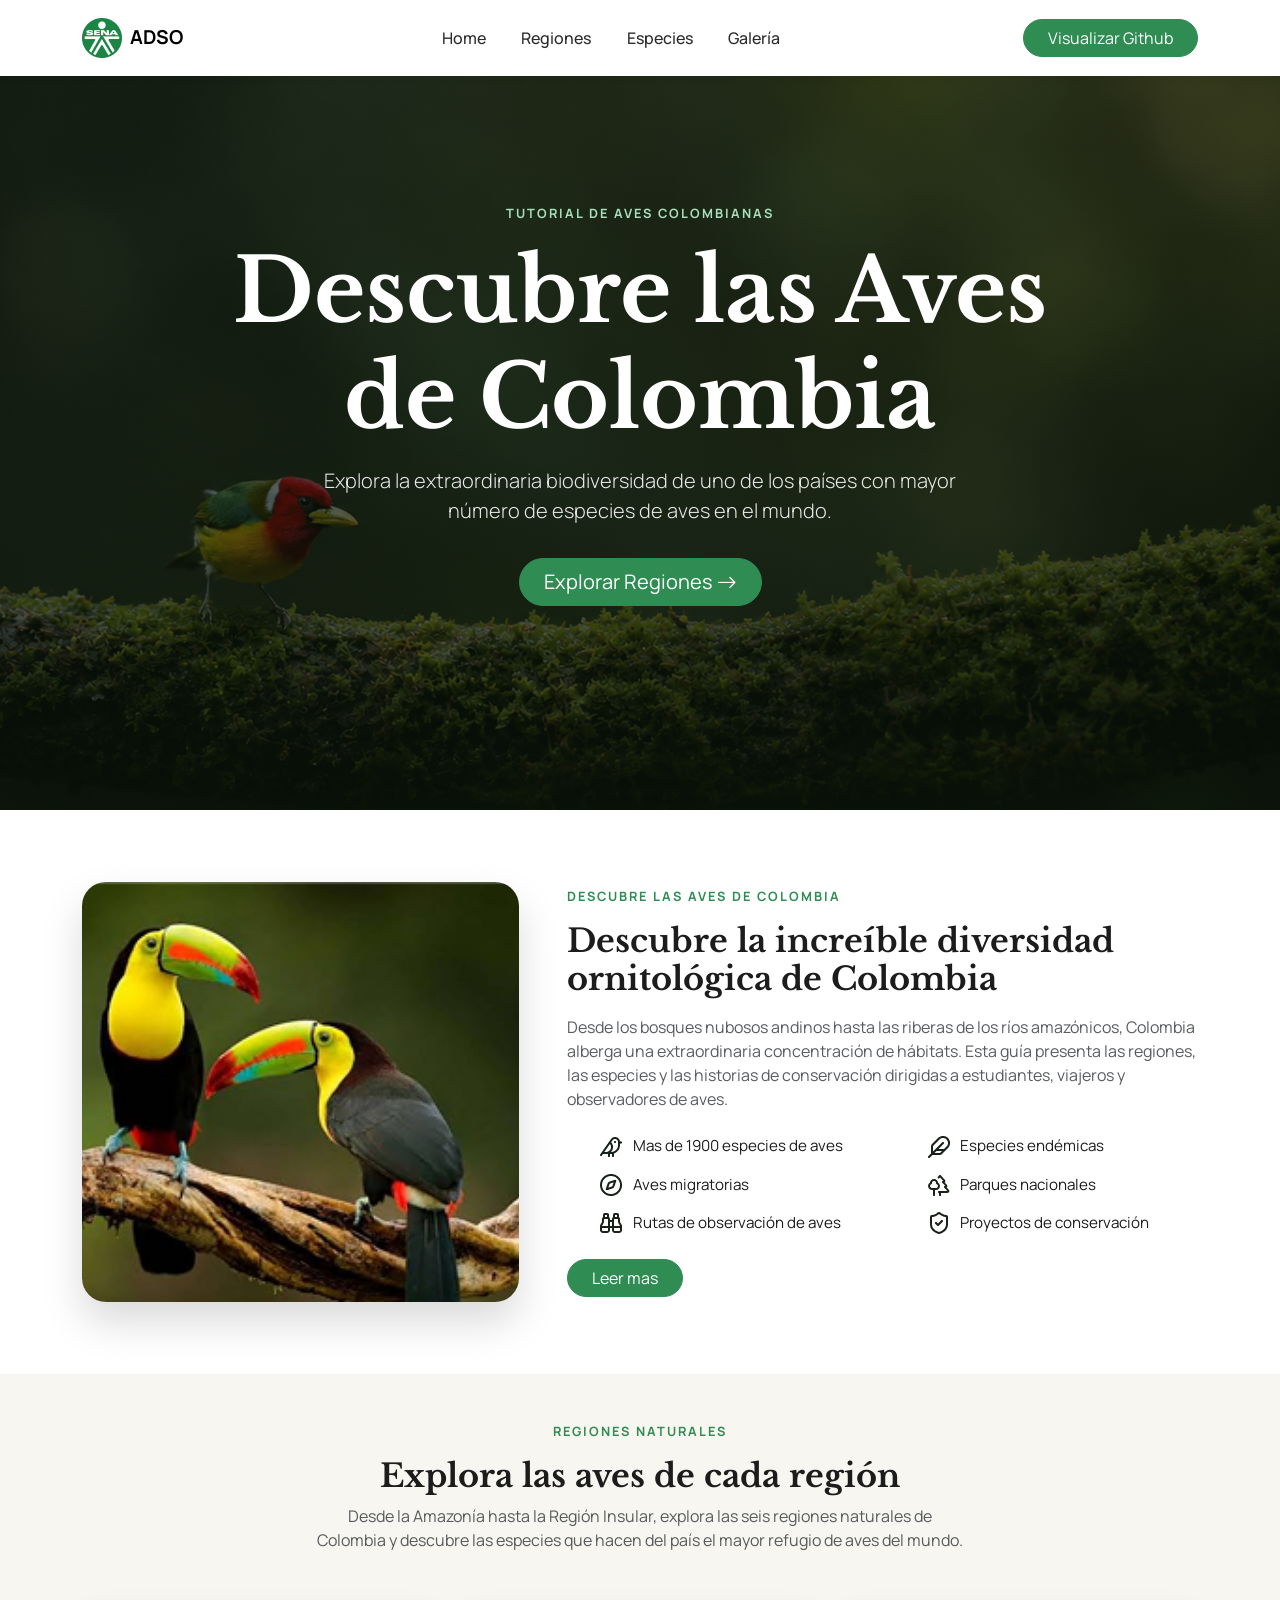
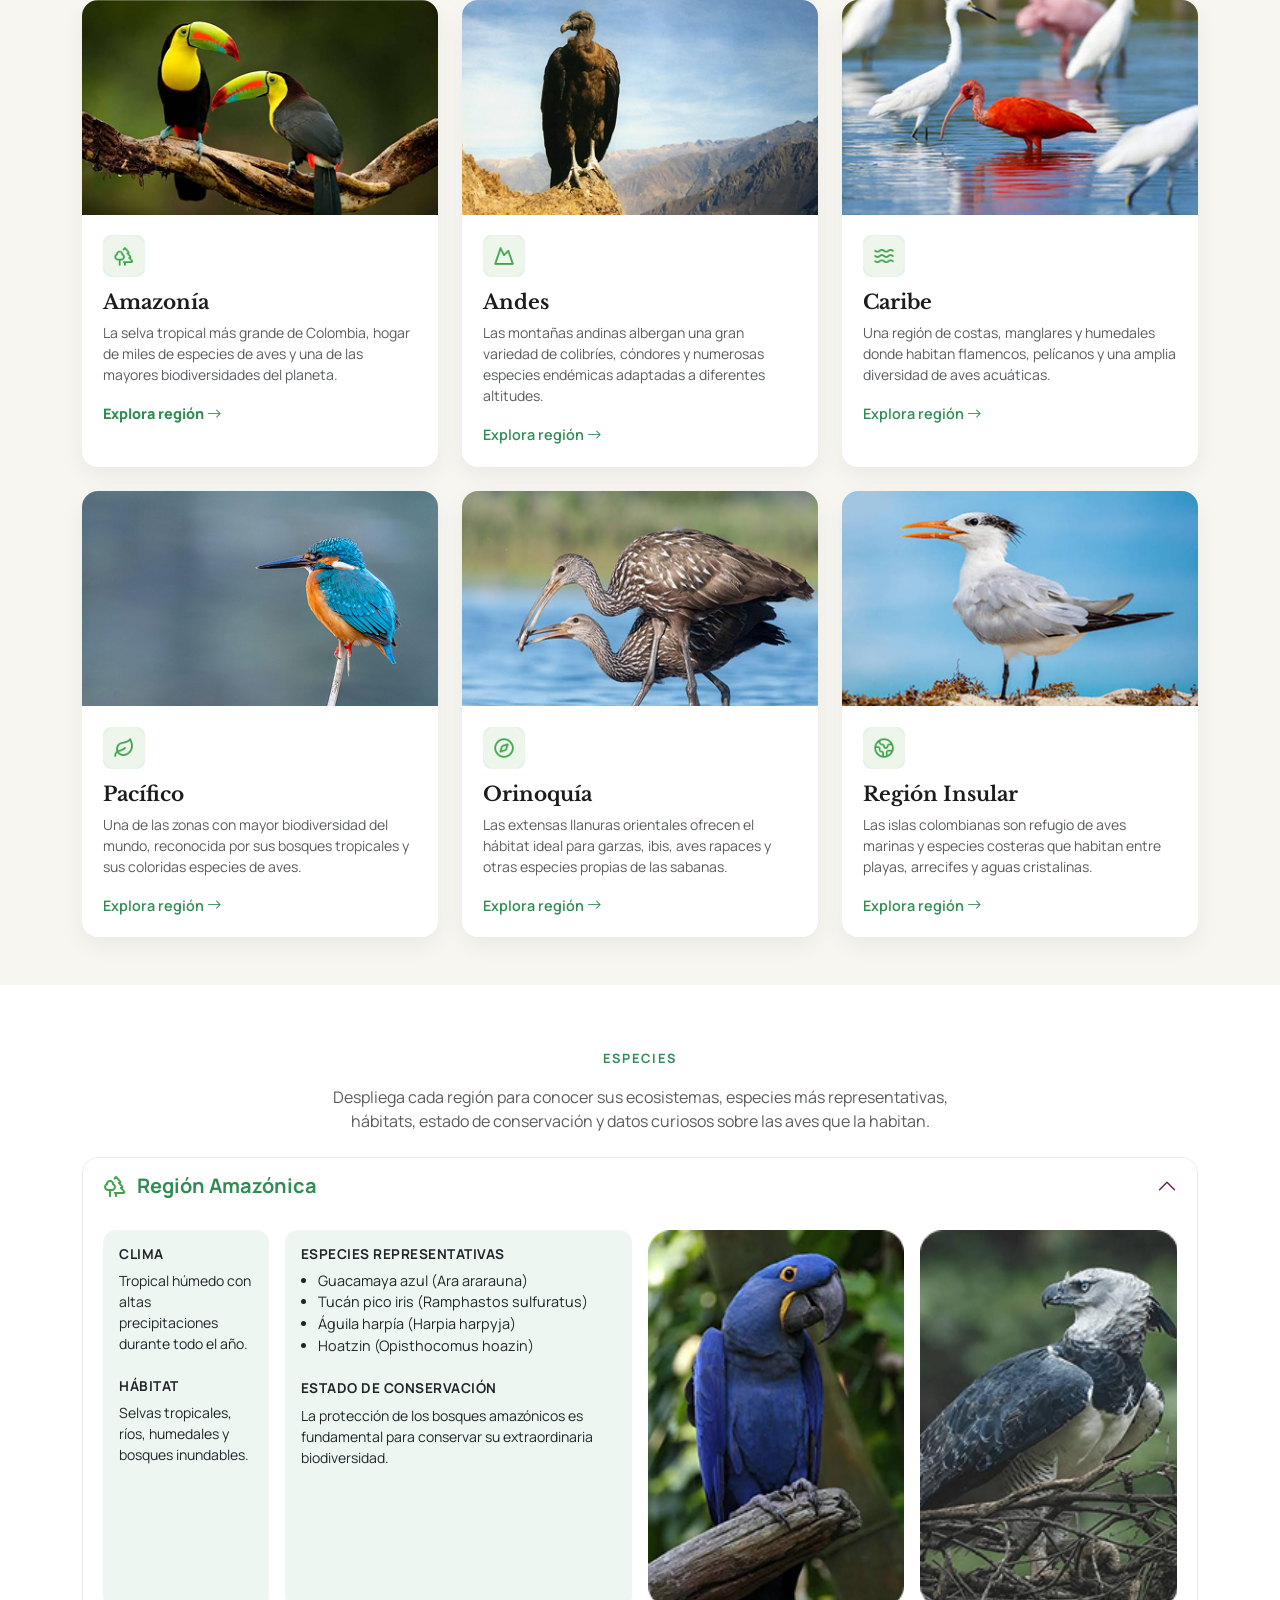
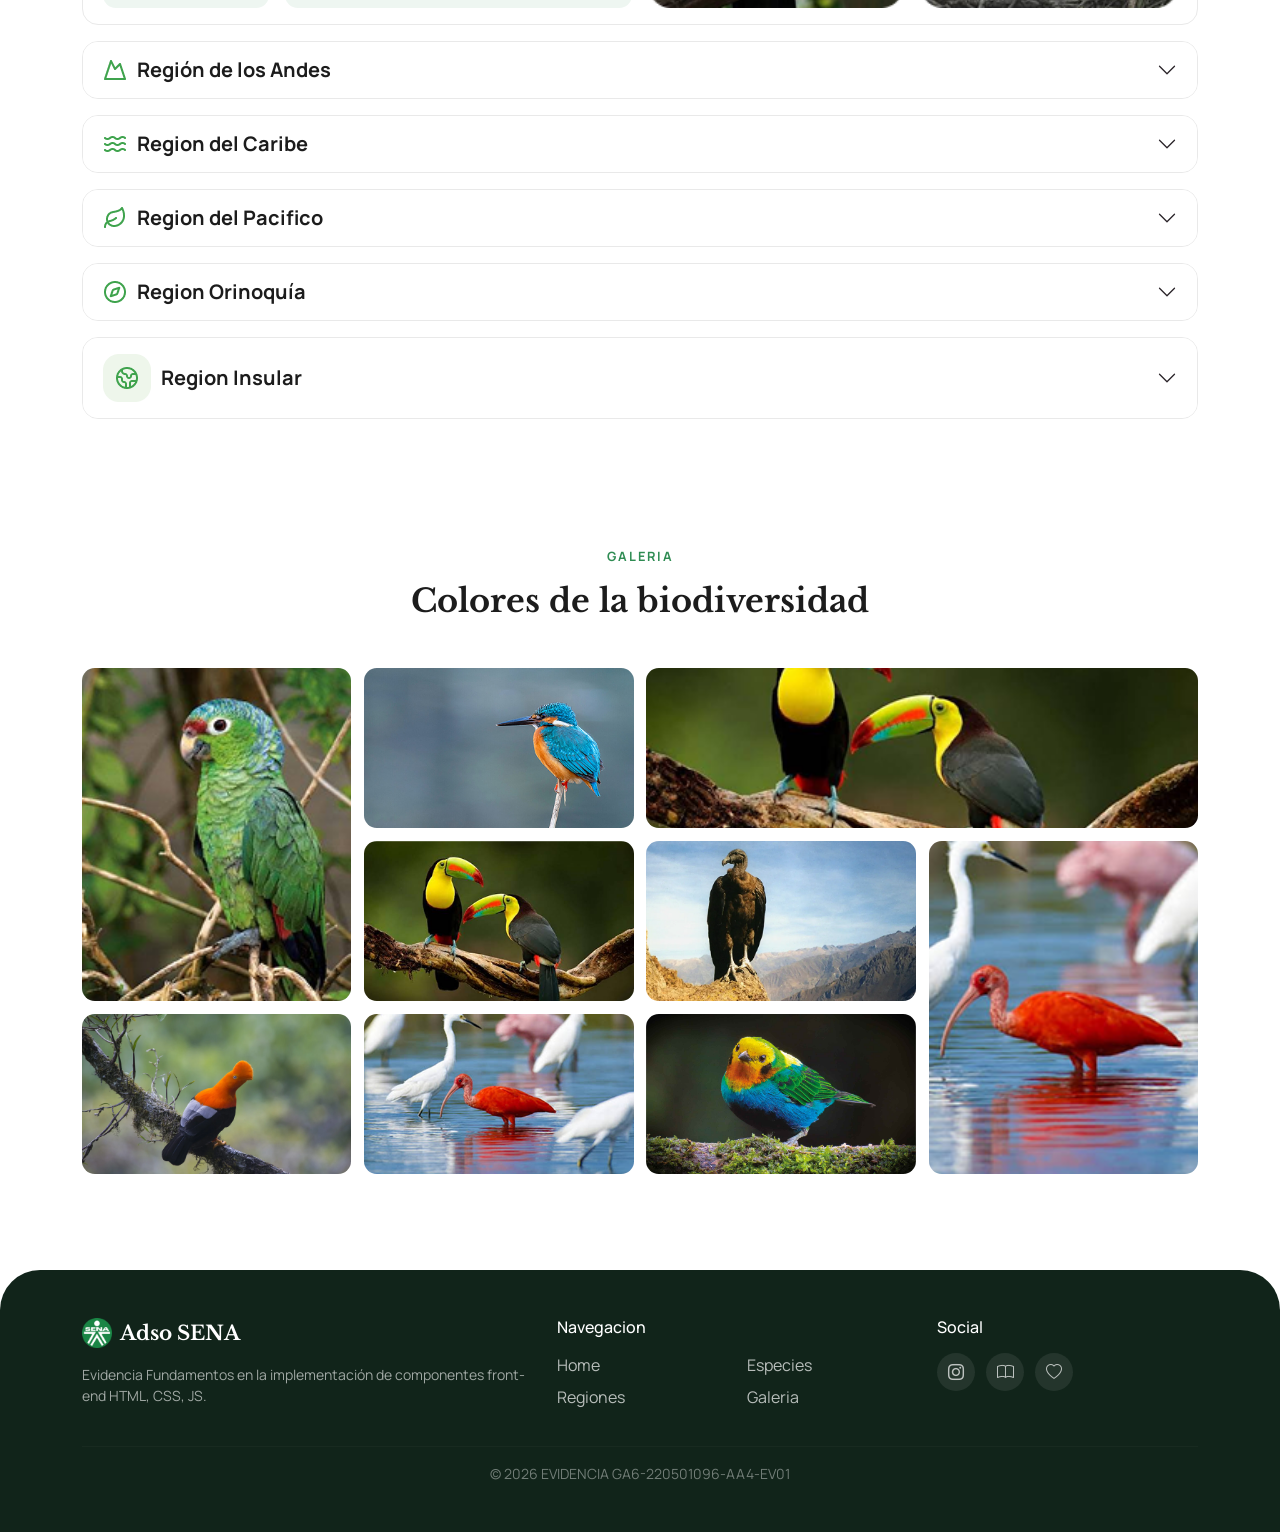
<file: index.html>
<!DOCTYPE html>
<html lang="es">
<head>
<meta charset="UTF-8">
<meta name="viewport" content="width=device-width, initial-scale=1.0">
<title>Descubre las Aves de Colombia</title>

<!-- Bootstrap CSS -->
<link href="https://cdn.jsdelivr.net/npm/bootstrap@5.3.3/dist/css/bootstrap.min.css" rel="stylesheet">
<!-- Bootstrap Icons -->
<link rel="stylesheet" href="https://cdn.jsdelivr.net/npm/bootstrap-icons@1.11.3/font/bootstrap-icons.css">
<!-- Google Fonts -->
<link rel="preconnect" href="https://fonts.googleapis.com">
<link rel="preconnect" href="https://fonts.gstatic.com" crossorigin>
<link href="https://fonts.googleapis.com/css2?family=Libre+Baskerville:ital,wght@0,400..700;1,400..700&family=Manrope:wght@200..800&display=swap" rel="stylesheet">
<link rel="stylesheet" href="./style.css">
</head>
<body>

<!-- NAVBAR -->
<nav class="navbar navbar-expand-lg navbar-custom fixed-top">
  <div class="container">
    <a class="navbar-brand d-flex align-items-center" href="#home">
      <img src="./img/logosena.png" alt="Logo" class="me-2" style="height: 40px;">
      ADSO
    </a>
    <button class="navbar-toggler" type="button" data-bs-toggle="collapse" data-bs-target="#navMenu">
      <span class="navbar-toggler-icon"></span>
    </button>
    <div class="collapse navbar-collapse" id="navMenu">
      <ul class="navbar-nav mx-auto text-center">
        <li class="nav-item"><a class="nav-link" href="#home">Home</a></li>
        <li class="nav-item"><a class="nav-link" href="#regiones">Regiones</a></li>
        <li class="nav-item"><a class="nav-link" href="#especies">Especies</a></li>
        <li class="nav-item"><a class="nav-link" href="#galeria">Galería</a></li>
    
      </ul>
      <a href="https://github.com/ADSO-SENA-GARCIAPATRICIA2025/GA6-220501096-AA4-EV01" class="btn btn-verde rounded-pill px-4" target="_blank">Visualizar Github</a>
    </div>
  </div>
</nav>

<!-- HERO -->
<header id="home" class="hero">
  <div class="container">
    <p class="eyebrow" style="color:#a8e0bb;">TUTORIAL DE AVES COLOMBIANAS</p>
    <h1 >Descubre las Aves <BR>de Colombia</h1>
    <p class="lead">Explora la extraordinaria biodiversidad de uno de los países con mayor número de especies de aves en el mundo.</p>
    <div class="d-flex flex-wrap gap-3 justify-content-center">
      <a href="#regiones" class="btn btn-verde btn-lg rounded-pill px-4">Explorar Regiones <i class="bi bi-arrow-right"></i></a>
    </div>
  </div>
</header>

<!-- DIVERSIDAD -->
<section class="py-5 my-4">
  <div class="container">
    <div class="row align-items-center g-5">
      <div class="col-lg-5">
        <div class="diversidad-img" style="height:420px;">
          <img src="./img/cont1.png" alt="Ave cardenal">
        </div>
      </div>
      <div class="col-lg-7">
        <p class="eyebrow">Descubre las aves de Colombia</p>
        <h2 class="mb-3 ">Descubre la increíble diversidad ornitológica de Colombia</h2>
        <p class="text-muted">Desde los bosques nubosos andinos hasta las riberas de los ríos amazónicos, Colombia alberga una extraordinaria concentración de hábitats. Esta guía presenta las regiones, las especies y las historias de conservación dirigidas a estudiantes, viajeros y observadores de aves.</p>
        <div class="row mt-4">
          <div class="col-sm-6">
            <ul class="list">
              <li><img src="./img/icon1.png" alt="Ave 1"> Mas de 1900 especies de aves</li>
              <li><img src="./img/icon2.png" alt="Ave 2"> Aves migratorias</li>
              <li><img src="./img/icon3.png" alt="Ave 3"> Rutas de observación de aves</li>
            </ul>
          </div>
          <div class="col-sm-6">
            <ul class="list">
              <li><img src="./img/icon4.png" alt="Ave 4"> Especies endémicas</li>
              <li><img src="./img/icon5.png" alt="Ave 5"> Parques nacionales</li>
              <li><img src="./img/icon6.png" alt="Ave 6"> Proyectos de conservación</li>
            </ul>
          </div>
        </div>
        <a href="#" class="btn btn-verde rounded-pill px-4 mt-2">Leer mas</a>
      </div>
    </div>
  </div>
</section>


<!-- REGIONES -->
<section id="regiones" class="py-5 bg-crema">
  <div class="container text-center">
    <p class="eyebrow">Regiones naturales</p>
    <h2>Explora las aves de cada región</h2>
    <p class="text-muted mx-auto" style="max-width:650px;">Desde la Amazonía hasta la Región Insular, explora las seis regiones naturales de Colombia y descubre las especies que hacen del país el mayor refugio de aves del mundo.</p>

    <div class="row g-4 mt-4 text-start">
      <!-- Amazonía -->
      <div class="col-md-6 col-lg-4">
        <div class="region-card">
          <img src="./img/cont1.png" alt="Amazonía">
          <div class="body">
            <div class="region-icon"><img src="./img/contamazonia.png" alt="Icono Amazonía"></div>
            <h5>Amazonía</h5>
            <p class="text-muted small">La selva tropical más grande de Colombia, hogar de miles de especies de aves y una de las mayores biodiversidades del planeta.</p>
            <a href="#accordion-item-1"><b>Explora región</b> <i class="bi bi-arrow-right"></i></a>
          </div>
        </div>
      </div>
      <!-- Andes -->
      <div class="col-md-6 col-lg-4">
        <div class="region-card">
                    <img src="./img/cont2.png" alt="Andes">
                    <div class="body">
            <div class="region-icon"><img src="./img/contandes.png" alt="Icono Andes"></div>
            <h5>Andes</h5>
            <p class="text-muted small">Las montañas andinas albergan una gran variedad de colibríes, cóndores y numerosas especies endémicas adaptadas a diferentes altitudes.</p>
            <a href="#accordion-item-2">Explora región <i class="bi bi-arrow-right"></i></a>
          </div>
        </div>
      </div>
      <!-- Caribe -->
      <div class="col-md-6 col-lg-4">
        <div class="region-card">
          <img src="./img/cont3.png" alt="Caribe">
          <div class="body">
            <div class="region-icon"><img src="./img/contcaribe.png" alt="Icono Caribe"></div>
            <h5>Caribe</h5>
            <p class="text-muted small">Una región de costas, manglares y humedales donde habitan flamencos, pelícanos y una amplia diversidad de aves acuáticas.</p>
            <a href="#accordion-item-3">Explora región <i class="bi bi-arrow-right"></i></a>
          </div>
        </div>
      </div>
      <!-- Pacifico -->
      <div class="col-md-6 col-lg-4">
        <div class="region-card">
          <img src="./img/cont4.png" alt="Pacífico">
          <div class="body">
            <div class="region-icon"><img src="./img/contapacifico.png" alt="Icono Pacífico"></div>
            <h5>Pacífico</h5>
            <p class="text-muted small">Una de las zonas con mayor biodiversidad del mundo, reconocida por sus bosques tropicales y sus coloridas especies de aves.</p>
            <a href="#accordion-item-4">Explora región <i class="bi bi-arrow-right"></i></a>
          </div>
        </div>
      </div>
      <!-- Orinoquia -->
      <div class="col-md-6 col-lg-4">
        <div class="region-card">
          <img src="./img/cont5.png" alt="Orinoquía">
          <div class="body">
            <div class="region-icon"><img src="./img/contorinoquia.png" alt="Icono Orinoquía"></div>
            <h5>Orinoquía</h5>
            <p class="text-muted small">Las extensas llanuras orientales ofrecen el hábitat ideal para garzas, ibis, aves rapaces y otras especies propias de las sabanas.</p>
            <a href="#accordion-item-5">Explora región <i class="bi bi-arrow-right"></i></a>
          </div>
        </div>
      </div>
      <!-- Insular -->
      <div class="col-md-6 col-lg-4">
        <div class="region-card">
          <img src="./img/cont6.png" alt="Región Insular">
          <div class="body">
            <div class="region-icon"><img src="./img/containsular.png" alt="Icono Región Insular"></div>
            <h5>Región Insular</h5>
            <p class="text-muted small">Las islas colombianas son refugio de aves marinas y especies costeras que habitan entre playas, arrecifes y aguas cristalinas.</p>
            <a href="#accordion-item-6">Explora región <i class="bi bi-arrow-right"></i></a>
          </div>
        </div>
      </div>
    </div>
  </div>
</section>

<!-- ESPECIES -->
<section id="especies" class="py-5 my-3">
  <div class="container text-center mb-4"id="accordion-item-1">
    <p class="eyebrow">Especies</p>
    <p class="text-muted mx-auto" style="max-width:650px;">Despliega cada región para conocer sus ecosistemas, especies más representativas, hábitats, estado de conservación y datos curiosos sobre las aves que la habitan.</p>
  </div>

  <div class="container">
    <div class="accordion" id="accordionEspecies">

<!-- Amazonica -->
<div class="accordion-item" >
  <h2 class="accordion-header">
    <button class="accordion-button" type="button" data-bs-toggle="collapse" data-bs-target="#col1">
      <img src="./img/iconr1.png" alt="Icono Región Amazónica" class="region-title-icon">
      Región Amazónica
      
    </button>
  </h2>

  <div id="col1" class="accordion-collapse collapse show" data-bs-parent="#accordionEspecies">
    <div class="accordion-body">

      <div class="row g-3 align-items-stretch">

        <!-- Clima y hábitat -->
        <div class="col-lg-2 col-md-6">
          <div class="info-box h-100">
            <h6>Clima</h6>
            <p class="small mb-4">
              Tropical húmedo con altas precipitaciones durante todo el año.
            </p>

            <h6>Hábitat</h6>
            <p class="small mb-0">
              Selvas tropicales, ríos, humedales y bosques inundables.
            </p>
          </div>
        </div>

        <!-- Especies -->
        <div class="col-lg-4 col-md-6">
          <div class="info-box h-100">
            <h6>Especies representativas</h6>

            <ul class="mb-4">
              <li>Guacamaya azul (Ara ararauna)</li>
              <li>Tucán pico iris (Ramphastos sulfuratus)</li>
              <li>Águila harpía (Harpia harpyja)</li>
              <li>Hoatzin (Opisthocomus hoazin)</li>
            </ul>

            <h6>Estado de conservación</h6>

            <p class="small mb-0">
              La protección de los bosques amazónicos es fundamental para conservar su extraordinaria biodiversidad.
            </p>
          </div>
        </div>

        <!-- Imagen 1 -->
        <div class="col-lg-3 col-6">
          <div class="especie-img">
            <img src="./img/imgr11.png" alt="Guacamaya azul">
          </div>
        </div>

        <!-- Imagen 2 -->
        <div class="col-lg-3 col-6">
          <div class="especie-img">
            <img src="./img/imgr12.png" alt="Águila harpía">
          </div>
        </div>

      </div>

    </div>
  </div>
</div>

<!-- Andes -->
<div class="accordion-item accordions-item" id="accordion-item-2">
  <h2 class="accordion-header">
    <button class="accordion-button collapsed" type="button" data-bs-toggle="collapse" data-bs-target="#col2">
      <img src="./img/imgr2.png" alt="Icono Región de los Andes" class="region-title-icon">
      Región de los Andes
      
    </button>
  </h2>

  <div id="col2" class="accordion-collapse collapse" data-bs-parent="#accordionEspecies">
    <div class="accordion-body">
      <div class="row g-3 align-items-stretch">
        <!-- Clima y hábitat -->
        <div class="col-lg-2 col-md-6">
          <div class="info-box h-100">
            <h6>Clima</h6>
            <p class="small mb-4">
              Templado y frío, con gran variación según la altitud.
            </p>
            <h6>Hábitat</h6>
            <p class="small mb-0">
              Bosques andinos, páramos, montañas y valles.
            </p>
          </div>
        </div>

        <!-- Especies -->
        <div class="col-lg-4 col-md-6">
          <div class="info-box h-100">
            <h6>Especies representativas</h6>
            <ul class="mb-4">
              <li>Cóndor de los Andes (Vultur gryphus)</li>
              <li>Colibrí chillón (Colibri coruscans)</li>
              <li>Tororoi de Cundinamarca (Grallaria kaestneri)</li>
              <li>Tangara multicolor (Chlorochrysa nitidissima)</li>
            </ul>
            <h6>Estado de conservación</h6>
            <p class="small mb-0">
              Varias especies son endémicas y dependen de la conservación de los bosques altoandinos.
            </p>
          </div>
        </div>

        <!-- Imagen 1 -->
        <div class="col-lg-3 col-6">
          <div class="especie-img">
            <img src="./img/imgr22.png" alt="Tangara multicolor">
          </div>
        </div>

        <!-- Imagen 2 -->
        <div class="col-lg-3 col-6">
          <div class="especie-img">
            <img src="./img/imgr21.png" alt="Colibrí chillón">
          </div>
        </div>
      </div>
    </div>
  </div>
</div>

<!-- Caribe -->
<div class="accordion-item accordions-item" id="accordion-item-3">
  <h2 class="accordion-header">
    <button class="accordion-button collapsed" type="button" data-bs-toggle="collapse" data-bs-target="#col3">
      <img src="./img/iconr3.png" alt="Icono Region del Caribe" class="region-title-icon">
      Region del Caribe
      
    </button>
  </h2>

  <div id="col3" class="accordion-collapse collapse" data-bs-parent="#accordionEspecies">
    <div class="accordion-body">
      <div class="row g-3 align-items-stretch">
        <!-- Clima y hábitat -->
        <div class="col-lg-2 col-md-6">
          <div class="info-box h-100">
            <h6>Clima</h6>
            <p class="small mb-4">
              Cálido tropical con temporadas secas y lluviosas.
            </p>
            <h6>Hábitat</h6>
            <p class="small mb-0">
              Manglares, playas, ciénagas, bosques secos y humedales.
            </p>
          </div>
        </div>

        <!-- Especies -->
        <div class="col-lg-4 col-md-6">
          <div class="info-box h-100">
            <h6>Especies representativas</h6>
            <ul class="mb-4">
              <li>Flamenco americano (Phoenicopterus ruber)</li>
              <li>Pelícano pardo (Pelecanus occidentalis)</li>
              <li>Garza blanca (Ardea alba)</li>
              <li>Ibis escarlata (Eudocimus ruber)</li>
            </ul>
            <h6>Estado de conservación</h6>
            <p class="small mb-0">
              Los manglares y humedales son esenciales para muchas aves migratorias.
            </p>
          </div>
        </div>

        <!-- Imagen 1 -->
        <div class="col-lg-3 col-6">
          <div class="especie-img">
            <img src="./img/imgr31.png" alt="Flamenco americano">
          </div>
        </div>

        <!-- Imagen 2 -->
        <div class="col-lg-3 col-6">
          <div class="especie-img">
            <img src="./img/imgr32.png" alt="Pelícano pardo">
          </div>
        </div>
      </div>
    </div>
  </div>
</div>

<!-- Pacifico -->
<div class="accordion-item accordions-item" id="accordion-item-4">
  <h2 class="accordion-header">
    <button class="accordion-button collapsed" type="button" data-bs-toggle="collapse" data-bs-target="#col4">
      <img src="./img/iconr4.png" alt="Icono Region del Pacifico" class="region-title-icon">
      Region del Pacifico
      
    </button>
  </h2>

  <div id="col4" class="accordion-collapse collapse" data-bs-parent="#accordionEspecies">
    <div class="accordion-body">
      <div class="row g-3 align-items-stretch">
        <!-- Clima y hábitat -->
        <div class="col-lg-2 col-md-6">
          <div class="info-box h-100">
            <h6>Clima</h6>
            <p class="small mb-4">
              Muy húmedo, con una de las mayores precipitaciones del mundo.
            </p>
            <h6>Hábitat</h6>
            <p class="small mb-0">
              Bosques tropicales, manglares y costas del océano Pacífico.
            </p>
          </div>
        </div>

        <!-- Especies -->
        <div class="col-lg-4 col-md-6">
          <div class="info-box h-100">
            <h6>Especies representativas</h6>
            <ul class="mb-4">
              <li>Tucán del Chocó (Ramphastos brevis)</li>
              <li>Loro del Chocó (Amazona mercenaria)</li>
              <li>Martín pescador amazónico</li>
              <li>Tangara del Chocó (Tangara johannae)</li>
            </ul>
            <h6>Estado de conservación</h6>
            <p class="small mb-0">
              La conservación de los bosques del Chocó es clave para proteger numerosas especies endémicas.
            </p>
          </div>
        </div>

        <!-- Imagen 1 -->
        <div class="col-lg-3 col-6">
          <div class="especie-img">
            <img src="./img/imgr41.png" alt="Tangara del Chocó">
          </div>
        </div>

        <!-- Imagen 2 -->
        <div class="col-lg-3 col-6">
          <div class="especie-img">
            <img src="./img/imgr42.png" alt="Loro del Chocó">
          </div>
        </div>
      </div>
    </div>
  </div>
</div>

<!-- Orinoquia -->
<div class="accordion-item accordions-item" id="accordion-item-5">
  <h2 class="accordion-header">
    <button class="accordion-button collapsed" type="button" data-bs-toggle="collapse" data-bs-target="#col5">
      <img src="./img/imgr5.png" alt="Icono Region Orinoquía" class="region-title-icon">
      Region Orinoquía
    </button>
  </h2>

  <div id="col5" class="accordion-collapse collapse" data-bs-parent="#accordionEspecies">
    <div class="accordion-body">
      <div class="row g-3 align-items-stretch">
        <!-- Clima y hábitat -->
        <div class="col-lg-2 col-md-6">
          <div class="info-box h-100">
            <h6>Clima</h6>
            <p class="small mb-4">
              Tropical de sabana con estaciones seca y lluviosa bien definidas.
            </p>
            <h6>Hábitat</h6>
            <p class="small mb-0">
              Llanuras, sabanas inundables, ríos y bosques de galería.
            </p>
          </div>
        </div>

        <!-- Especies -->
        <div class="col-lg-4 col-md-6">
          <div class="info-box h-100">
            <h6>Especies representativas</h6>
            <ul class="mb-4">
              <li>Corocora roja (Eudocimus ruber)</li>
              <li>Garza real (Ardea cocoi)</li>
              <li>Carrao (Aramus guarauna)</li>
              <li>Águila pescadora (Pandion haliaetus)</li>
            </ul>
            <h6>Estado de conservación</h6>
            <p class="small mb-0">
              Los humedales y sabanas son fundamentales para la reproducción de numerosas especies.
            </p>
          </div>
        </div>

        <!-- Imagen 1 -->
        <div class="col-lg-3 col-6">
          <div class="especie-img">
            <img src="./img/imgr51.png" alt="Garza real">
          </div>
        </div>

        <!-- Imagen 2 -->
        <div class="col-lg-3 col-6">
          <div class="especie-img">
            <img src="./img/imgr52.png" alt="Águila pescadora">
          </div>
        </div>
      </div>
    </div>
  </div>
</div>

<!-- Insular -->
<div class="accordion-item accordions-item" id="accordion-item-6">
  <h2 class="accordion-header">
    <button class="accordion-button collapsed" type="button" data-bs-toggle="collapse" data-bs-target="#col6">
      <img src="./img/containsular.png" alt="Icono Region Insular" class="region-title-icon">
      Region Insular
    </button>
  </h2>

  <div id="col6" class="accordion-collapse collapse" data-bs-parent="#accordionEspecies">
    <div class="accordion-body">
      <div class="row g-3 align-items-stretch">
        <!-- Clima y hábitat -->
        <div class="col-lg-2 col-md-6">
          <div class="info-box h-100">
            <h6>Clima</h6>
            <p class="small mb-4">
              Tropical marítimo con temperaturas cálidas durante todo el año.
            </p>
            <h6>Hábitat</h6>
            <p class="small mb-0">
              Arrecifes coralinos, playas, acantilados e islas oceánicas.
            </p>
          </div>
        </div>

        <!-- Especies -->
        <div class="col-lg-4 col-md-6">
          <div class="info-box h-100">
            <h6>Especies representativas</h6>
            <ul class="mb-4">
              <li>Piquero café (Sula leucogaster)</li>
              <li>Rabihorcado magnífico (Fregata magnificens)</li>
              <li>Gaviota reidora (Leucophaeus atricilla)</li>
              <li>Charrán real (Thalasseus maximus)</li>
            </ul>
            <h6>Estado de conservación</h6>
            <p class="small mb-0">
              Los ecosistemas marinos protegidos son esenciales para la reproducción de aves costeras.
            </p>
          </div>
        </div>

        <!-- Imagen 1 -->
        <div class="col-lg-3 col-6">
          <div class="especie-img">
            <img src="./img/imgr61.png" alt="Piquero café">
          </div>
        </div>

        <!-- Imagen 2 -->
        <div class="col-lg-3 col-6">
          <div class="especie-img">
            <img src="./img/imgr62.png" alt="Rabihorcado magnífico">
          </div>
        </div>
      </div>
    </div>
  </div>
</div>

    </div>
  </div>
</section>

<!-- GALERIA -->
<section id="galeria" class="py-5">
  <div class="container text-center mb-5">
    <p class="eyebrow">GALERIA</p>
    <h2>Colores de la biodiversidad</h2>
  </div>
  <div class="container">
    <div class="gallery-grid">
     
      <div class="tall">
        <img src="./img/imgr42.png" alt="Loro del Chocó">
      </div>
     
      <div>
        <img src="./img/cont4.png" alt="Martín pescador">
      </div>
    
      <div class="wide">
        <img src="./img/cont1.png" alt="Tucán">
      </div>
   
      <div>
        <img src="./img/cont1.png" alt="Tucanes">
      </div>

      <div>
        <img src="./img/cont2.png" alt="Cóndor">
      </div>
      <div class="tall">
        <img src="./img/cont3.png" alt="Ibis escarlata">
      </div>
    
      <div>
        <img src="./img/andes.webp" alt="Tangara del Chocó">
      </div>

      <div>
        <img src="./img/cont3.png" alt="Garza">
      </div>
    
      <div>
        <img src="./img/aveHero.jpg" alt="Ave multicolor">
      </div>
    </div>
  </div>
</section>

<!-- FOOTER -->
<footer class="site-footer py-5 mt-5">
  <div class="container">
    <div class="row g-4">
      <div class="col-lg-5">
        <h5 class="d-flex align-items-center mb-3">
          <img src="./img/logosena.png" alt="Logo SENA" class="me-2" style="height: 30px; "> Adso SENA
        </h5>
        <p class="small opacity-75">
          Evidencia Fundamentos en la implementación de componentes front-end HTML, CSS, JS.
        </p>
      </div>
      <div class="col-lg-4">
        <h6 class="mb-3">Navegacion</h6>
        <div class="row">
          <div class="col-6">
            <a href="#home">Home</a>
            <a href="#regiones">Regiones</a>
          </div>
          <div class="col-6">
            <a href="#especies">Especies</a>
            <a href="#galeria">Galeria</a>
          </div>
        </div>
      </div>
      <div class="col-lg-3">
        <h6 class="mb-3">Social</h6>
        <div class="social-icons">
          <a href="#"><i class="bi bi-instagram"></i></a>
          <a href="#"><i class="bi bi-book"></i></a>
          <a href="#"><i class="bi bi-heart"></i></a>
        </div>
      </div>
    </div>
    <hr class="mt-4 mb-3" style="border-color: rgba(255,255,255,.1);">
    <div class="text-center small opacity-50">
      © 2026 EVIDENCIA GA6-220501096-AA4-EV01
    </div>
  </div>
</footer>

<script src="https://cdn.jsdelivr.net/npm/bootstrap@5.3.3/dist/js/bootstrap.bundle.min.js"></script>
</body>
</html>
</file>
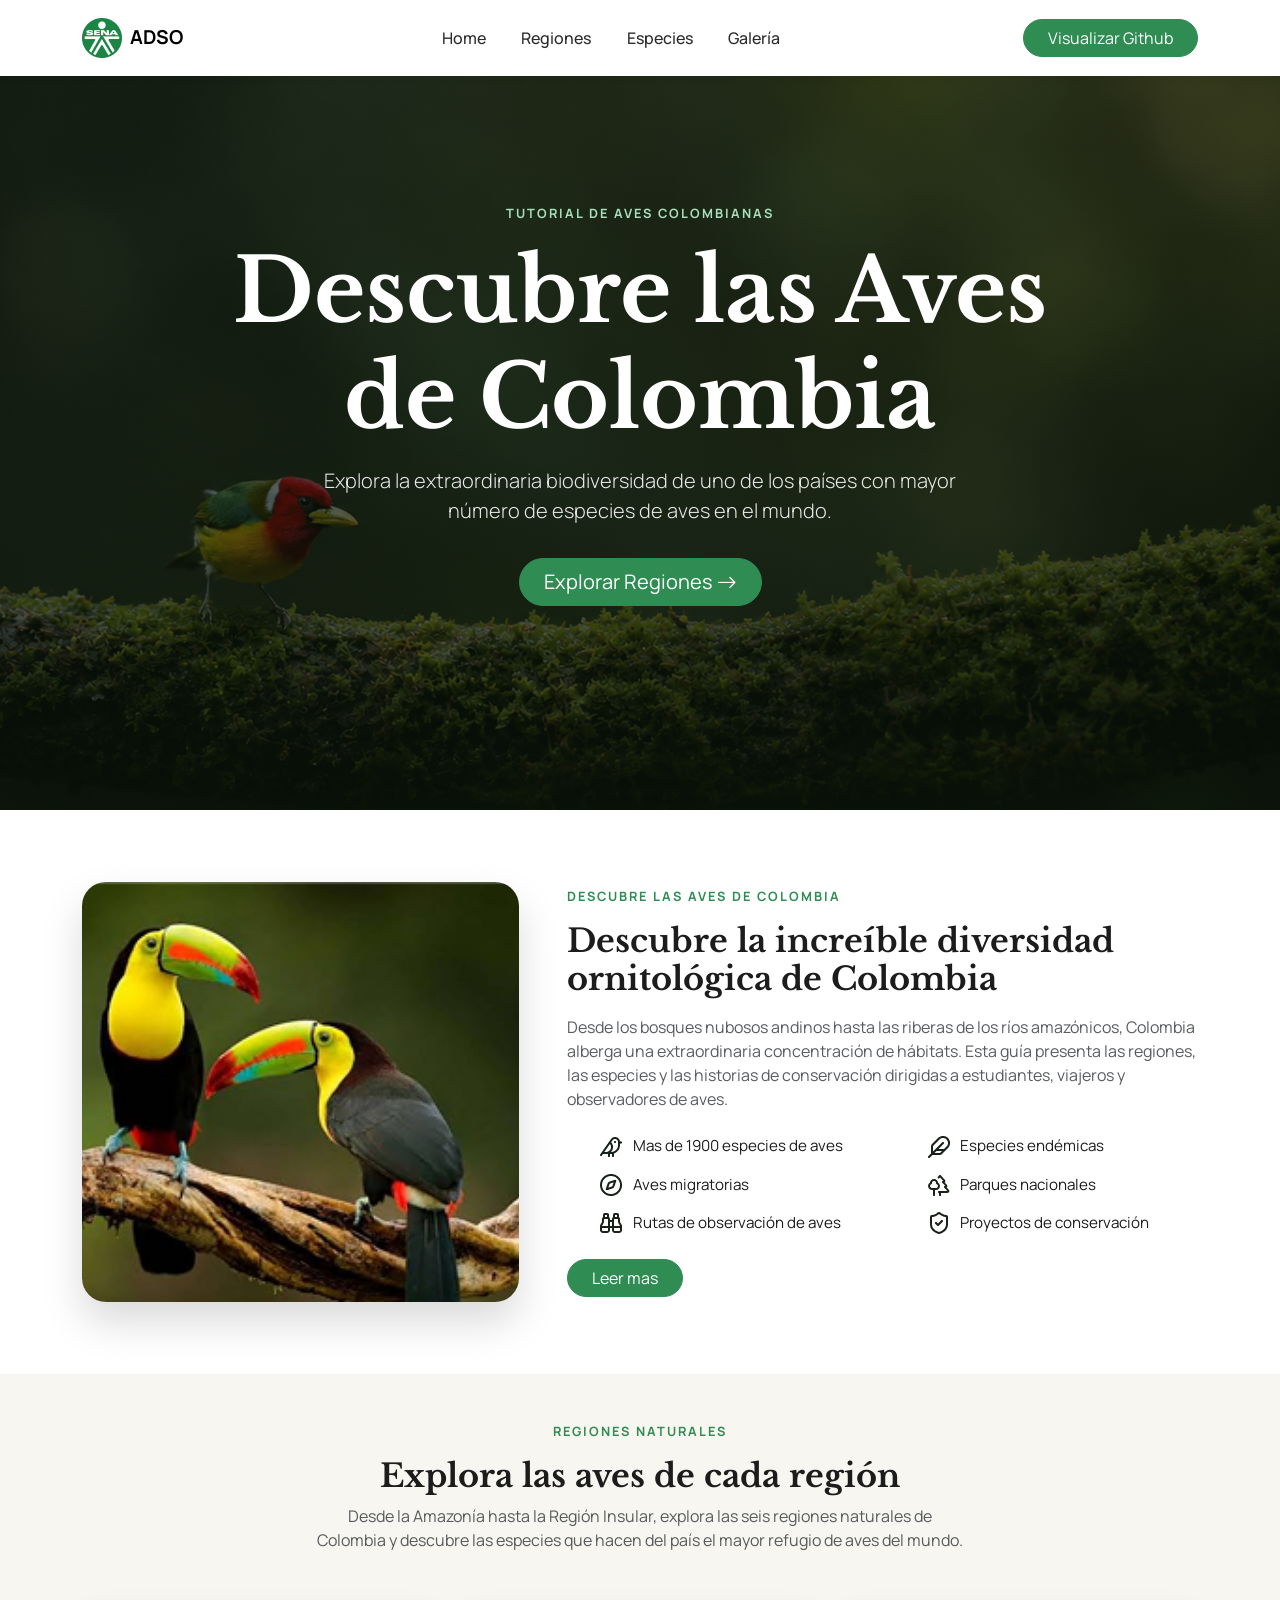
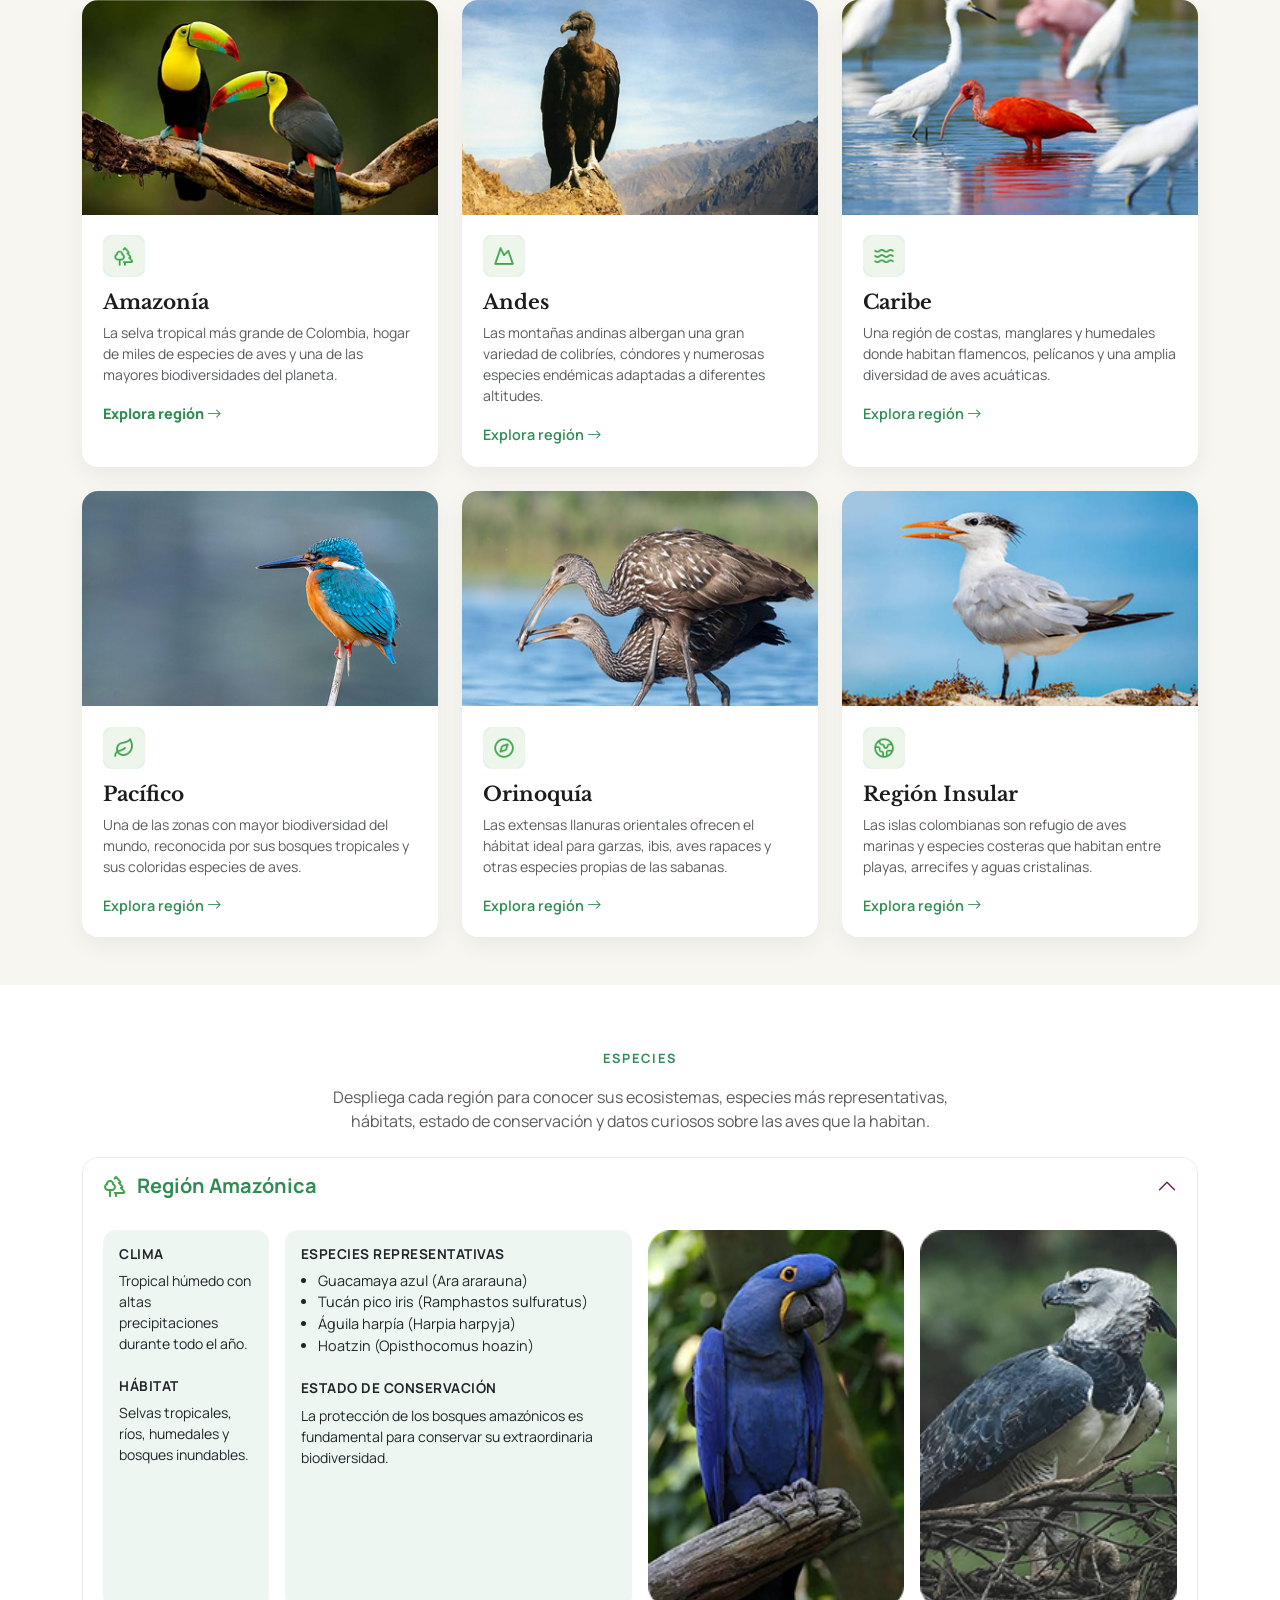
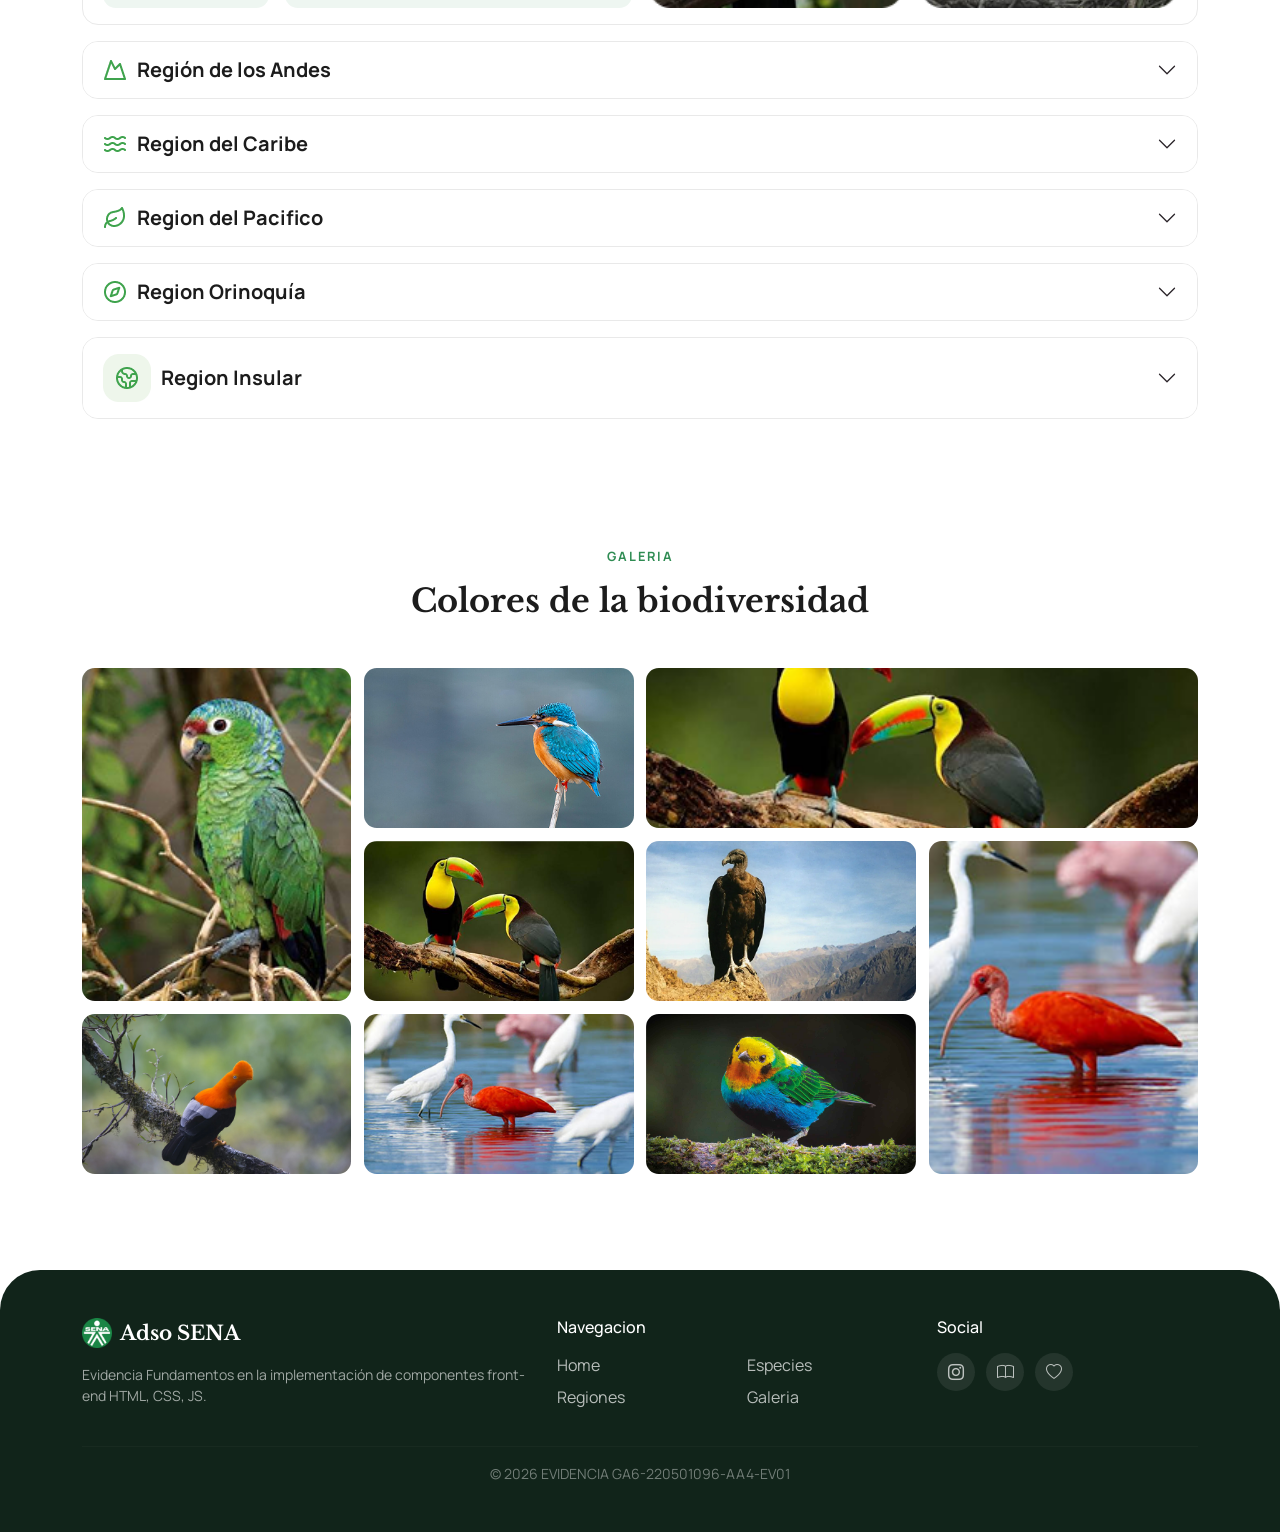
<file: index2.html>
<!DOCTYPE html>
<html lang="es">
<head>
<meta charset="UTF-8">
<meta name="viewport" content="width=device-width, initial-scale=1.0">
<title>Descubre las Aves de Colombia</title>

<!-- Bootstrap CSS -->
<link href="https://cdn.jsdelivr.net/npm/bootstrap@5.3.3/dist/css/bootstrap.min.css" rel="stylesheet">
<!-- Bootstrap Icons -->
<link rel="stylesheet" href="https://cdn.jsdelivr.net/npm/bootstrap-icons@1.11.3/font/bootstrap-icons.css">
<!-- Google Fonts -->
<link rel="preconnect" href="https://fonts.googleapis.com">
<link rel="preconnect" href="https://fonts.gstatic.com" crossorigin>
<link href="https://fonts.googleapis.com/css2?family=Libre+Baskerville:ital,wght@0,400..700;1,400..700&family=Manrope:wght@200..800&display=swap" rel="stylesheet">
<link rel="stylesheet" href="./style2.css">
</head>
<body>

<!-- NAVBAR -->
<nav class="navbar navbar-expand-lg navbar-custom fixed-top">
  <div class="container">
    <a class="navbar-brand d-flex align-items-center" href="#home">
      <img src="./img/logosena.png" alt="Logo" class="me-2" style="height: 40px;">
      ADSO
    </a>
    <button class="navbar-toggler" type="button" data-bs-toggle="collapse" data-bs-target="#navMenu">
      <span class="navbar-toggler-icon"></span>
    </button>
    <div class="collapse navbar-collapse" id="navMenu">
      <ul class="navbar-nav mx-auto text-center">
        <li class="nav-item"><a class="nav-link" href="#home">Home</a></li>
        <li class="nav-item"><a class="nav-link" href="#regiones">Regiones</a></li>
        <li class="nav-item"><a class="nav-link" href="#especies">Especies</a></li>
        <li class="nav-item"><a class="nav-link" href="#galeria">Galería</a></li>
    
      </ul>
      <a href="https://github.com/ADSO-SENA-GARCIAPATRICIA2025/GA6-220501096-AA4-EV01" class="btn btn-verde rounded-pill px-4" target="_blank">Visualizar Github</a>
    </div>
  </div>
</nav>

<!-- HERO -->
<header id="home" class="hero">
  <div class="container">
    <p class="eyebrow" style="color:#a8e0bb;">TUTORIAL DE AVES COLOMBIANAS</p>
    <h1 >Descubre las Aves <BR>de Colombia</h1>
    <p class="lead">Explora la extraordinaria biodiversidad de uno de los países con mayor número de especies de aves en el mundo.</p>
    <div class="d-flex flex-wrap gap-3 justify-content-center">
      <a href="#regiones" class="btn btn-verde btn-lg rounded-pill px-4">Explorar Regiones <i class="bi bi-arrow-right"></i></a>
    </div>
  </div>
</header>

<!-- DIVERSIDAD -->
<section class="py-5 my-4">
  <div class="container">
    <div class="row align-items-center g-5">
      <div class="col-lg-5">
        <div class="diversidad-img" style="height:420px;">
          <img src="./img/cont1.png" alt="Ave cardenal">
        </div>
      </div>
      <div class="col-lg-7">
        <p class="eyebrow">Descubre las aves de Colombia</p>
        <h2 class="mb-3 ">Descubre la increíble diversidad ornitológica de Colombia</h2>
        <p class="text-muted">Desde los bosques nubosos andinos hasta las riberas de los ríos amazónicos, Colombia alberga una extraordinaria concentración de hábitats. Esta guía presenta las regiones, las especies y las historias de conservación dirigidas a estudiantes, viajeros y observadores de aves.</p>
        <div class="row mt-4">
          <div class="col-sm-6">
            <ul class="list">
              <li><img src="./img/icon1.png" alt="Ave 1"> Mas de 1900 especies de aves</li>
              <li><img src="./img/icon2.png" alt="Ave 2"> Aves migratorias</li>
              <li><img src="./img/icon3.png" alt="Ave 3"> Rutas de observación de aves</li>
            </ul>
          </div>
          <div class="col-sm-6">
            <ul class="list">
              <li><img src="./img/icon4.png" alt="Ave 4"> Especies endémicas</li>
              <li><img src="./img/icon5.png" alt="Ave 5"> Parques nacionales</li>
              <li><img src="./img/icon6.png" alt="Ave 6"> Proyectos de conservación</li>
            </ul>
          </div>
        </div>
        <a href="#" class="btn btn-verde rounded-pill px-4 mt-2">Leer mas</a>
      </div>
    </div>
  </div>
</section>


<!-- REGIONES -->
<section id="regiones" class="py-5 bg-crema">
  <div class="container text-center">
    <p class="eyebrow">Regiones naturales</p>
    <h2>Explora las aves de cada región</h2>
    <p class="text-muted mx-auto" style="max-width:650px;">Desde la Amazonía hasta la Región Insular, explora las seis regiones naturales de Colombia y descubre las especies que hacen del país el mayor refugio de aves del mundo.</p>

    <div class="row g-4 mt-4 text-start">
      <!-- Amazonía -->
      <div class="col-md-6 col-lg-4">
        <div class="region-card">
          <img src="./img/cont1.png" alt="Amazonía">
          <div class="body">
            <div class="region-icon"><img src="./img/contamazonia.png" alt="Icono Amazonía"></div>
            <h5>Amazonía</h5>
            <p class="text-muted small">La selva tropical más grande de Colombia, hogar de miles de especies de aves y una de las mayores biodiversidades del planeta.</p>
            <a href="#accordion-item-1"><b>Explora región</b> <i class="bi bi-arrow-right"></i></a>
          </div>
        </div>
      </div>
      <!-- Andes -->
      <div class="col-md-6 col-lg-4">
        <div class="region-card">
                    <img src="./img/cont2.png" alt="Andes">
                    <div class="body">
            <div class="region-icon"><img src="./img/contandes.png" alt="Icono Andes"></div>
            <h5>Andes</h5>
            <p class="text-muted small">Las montañas andinas albergan una gran variedad de colibríes, cóndores y numerosas especies endémicas adaptadas a diferentes altitudes.</p>
            <a href="#accordion-item-2">Explora región <i class="bi bi-arrow-right"></i></a>
          </div>
        </div>
      </div>
      <!-- Caribe -->
      <div class="col-md-6 col-lg-4">
        <div class="region-card">
          <img src="./img/cont3.png" alt="Caribe">
          <div class="body">
            <div class="region-icon"><img src="./img/contcaribe.png" alt="Icono Caribe"></div>
            <h5>Caribe</h5>
            <p class="text-muted small">Una región de costas, manglares y humedales donde habitan flamencos, pelícanos y una amplia diversidad de aves acuáticas.</p>
            <a href="#accordion-item-3">Explora región <i class="bi bi-arrow-right"></i></a>
          </div>
        </div>
      </div>
      <!-- Pacifico -->
      <div class="col-md-6 col-lg-4">
        <div class="region-card">
          <img src="./img/cont4.png" alt="Pacífico">
          <div class="body">
            <div class="region-icon"><img src="./img/contapacifico.png" alt="Icono Pacífico"></div>
            <h5>Pacífico</h5>
            <p class="text-muted small">Una de las zonas con mayor biodiversidad del mundo, reconocida por sus bosques tropicales y sus coloridas especies de aves.</p>
            <a href="#accordion-item-4">Explora región <i class="bi bi-arrow-right"></i></a>
          </div>
        </div>
      </div>
      <!-- Orinoquia -->
      <div class="col-md-6 col-lg-4">
        <div class="region-card">
          <img src="./img/cont5.png" alt="Orinoquía">
          <div class="body">
            <div class="region-icon"><img src="./img/contorinoquia.png" alt="Icono Orinoquía"></div>
            <h5>Orinoquía</h5>
            <p class="text-muted small">Las extensas llanuras orientales ofrecen el hábitat ideal para garzas, ibis, aves rapaces y otras especies propias de las sabanas.</p>
            <a href="#accordion-item-5">Explora región <i class="bi bi-arrow-right"></i></a>
          </div>
        </div>
      </div>
      <!-- Insular -->
      <div class="col-md-6 col-lg-4">
        <div class="region-card">
          <img src="./img/cont6.png" alt="Región Insular">
          <div class="body">
            <div class="region-icon"><img src="./img/containsular.png" alt="Icono Región Insular"></div>
            <h5>Región Insular</h5>
            <p class="text-muted small">Las islas colombianas son refugio de aves marinas y especies costeras que habitan entre playas, arrecifes y aguas cristalinas.</p>
            <a href="#accordion-item-6">Explora región <i class="bi bi-arrow-right"></i></a>
          </div>
        </div>
      </div>
    </div>
  </div>
</section>

<!-- ESPECIES -->
<section id="especies" class="py-5 my-3">
  <div class="container text-center mb-4"id="accordion-item-1">
    <p class="eyebrow">Especies</p>
    <p class="text-muted mx-auto" style="max-width:650px;">Despliega cada región para conocer sus ecosistemas, especies más representativas, hábitats, estado de conservación y datos curiosos sobre las aves que la habitan.</p>
  </div>

  <div class="container">
    <div class="accordion" id="accordionEspecies">

<!-- Amazonica -->
<div class="accordion-item" >
  <h2 class="accordion-header">
    <button class="accordion-button" type="button" data-bs-toggle="collapse" data-bs-target="#col1">
      <img src="./img/iconr1.png" alt="Icono Región Amazónica" class="region-title-icon">
      Región Amazónica
      
    </button>
  </h2>

  <div id="col1" class="accordion-collapse collapse show" data-bs-parent="#accordionEspecies">
    <div class="accordion-body">

      <div class="row g-3 align-items-stretch">

        <!-- Clima y hábitat -->
        <div class="col-lg-2 col-md-6">
          <div class="info-box h-100">
            <h6>Clima</h6>
            <p class="small mb-4">
              Tropical húmedo con altas precipitaciones durante todo el año.
            </p>

            <h6>Hábitat</h6>
            <p class="small mb-0">
              Selvas tropicales, ríos, humedales y bosques inundables.
            </p>
          </div>
        </div>

        <!-- Especies -->
        <div class="col-lg-4 col-md-6">
          <div class="info-box h-100">
            <h6>Especies representativas</h6>

            <ul class="mb-4">
              <li>Guacamaya azul (Ara ararauna)</li>
              <li>Tucán pico iris (Ramphastos sulfuratus)</li>
              <li>Águila harpía (Harpia harpyja)</li>
              <li>Hoatzin (Opisthocomus hoazin)</li>
            </ul>

            <h6>Estado de conservación</h6>

            <p class="small mb-0">
              La protección de los bosques amazónicos es fundamental para conservar su extraordinaria biodiversidad.
            </p>
          </div>
        </div>

        <!-- Imagen 1 -->
        <div class="col-lg-3 col-6">
          <div class="especie-img">
            <img src="./img/imgr11.png" alt="Guacamaya azul">
          </div>
        </div>

        <!-- Imagen 2 -->
        <div class="col-lg-3 col-6">
          <div class="especie-img">
            <img src="./img/imgr12.png" alt="Águila harpía">
          </div>
        </div>

      </div>

    </div>
  </div>
</div>

<!-- Andes -->
<div class="accordion-item accordions-item" id="accordion-item-2">
  <h2 class="accordion-header">
    <button class="accordion-button collapsed" type="button" data-bs-toggle="collapse" data-bs-target="#col2">
      <img src="./img/imgr2.png" alt="Icono Región de los Andes" class="region-title-icon">
      Región de los Andes
      
    </button>
  </h2>

  <div id="col2" class="accordion-collapse collapse" data-bs-parent="#accordionEspecies">
    <div class="accordion-body">
      <div class="row g-3 align-items-stretch">
        <!-- Clima y hábitat -->
        <div class="col-lg-2 col-md-6">
          <div class="info-box h-100">
            <h6>Clima</h6>
            <p class="small mb-4">
              Templado y frío, con gran variación según la altitud.
            </p>
            <h6>Hábitat</h6>
            <p class="small mb-0">
              Bosques andinos, páramos, montañas y valles.
            </p>
          </div>
        </div>

        <!-- Especies -->
        <div class="col-lg-4 col-md-6">
          <div class="info-box h-100">
            <h6>Especies representativas</h6>
            <ul class="mb-4">
              <li>Cóndor de los Andes (Vultur gryphus)</li>
              <li>Colibrí chillón (Colibri coruscans)</li>
              <li>Tororoi de Cundinamarca (Grallaria kaestneri)</li>
              <li>Tangara multicolor (Chlorochrysa nitidissima)</li>
            </ul>
            <h6>Estado de conservación</h6>
            <p class="small mb-0">
              Varias especies son endémicas y dependen de la conservación de los bosques altoandinos.
            </p>
          </div>
        </div>

        <!-- Imagen 1 -->
        <div class="col-lg-3 col-6">
          <div class="especie-img">
            <img src="./img/imgr22.png" alt="Tangara multicolor">
          </div>
        </div>

        <!-- Imagen 2 -->
        <div class="col-lg-3 col-6">
          <div class="especie-img">
            <img src="./img/imgr21.png" alt="Colibrí chillón">
          </div>
        </div>
      </div>
    </div>
  </div>
</div>

<!-- Caribe -->
<div class="accordion-item accordions-item" id="accordion-item-3">
  <h2 class="accordion-header">
    <button class="accordion-button collapsed" type="button" data-bs-toggle="collapse" data-bs-target="#col3">
      <img src="./img/iconr3.png" alt="Icono Region del Caribe" class="region-title-icon">
      Region del Caribe
      
    </button>
  </h2>

  <div id="col3" class="accordion-collapse collapse" data-bs-parent="#accordionEspecies">
    <div class="accordion-body">
      <div class="row g-3 align-items-stretch">
        <!-- Clima y hábitat -->
        <div class="col-lg-2 col-md-6">
          <div class="info-box h-100">
            <h6>Clima</h6>
            <p class="small mb-4">
              Cálido tropical con temporadas secas y lluviosas.
            </p>
            <h6>Hábitat</h6>
            <p class="small mb-0">
              Manglares, playas, ciénagas, bosques secos y humedales.
            </p>
          </div>
        </div>

        <!-- Especies -->
        <div class="col-lg-4 col-md-6">
          <div class="info-box h-100">
            <h6>Especies representativas</h6>
            <ul class="mb-4">
              <li>Flamenco americano (Phoenicopterus ruber)</li>
              <li>Pelícano pardo (Pelecanus occidentalis)</li>
              <li>Garza blanca (Ardea alba)</li>
              <li>Ibis escarlata (Eudocimus ruber)</li>
            </ul>
            <h6>Estado de conservación</h6>
            <p class="small mb-0">
              Los manglares y humedales son esenciales para muchas aves migratorias.
            </p>
          </div>
        </div>

        <!-- Imagen 1 -->
        <div class="col-lg-3 col-6">
          <div class="especie-img">
            <img src="./img/imgr31.png" alt="Flamenco americano">
          </div>
        </div>

        <!-- Imagen 2 -->
        <div class="col-lg-3 col-6">
          <div class="especie-img">
            <img src="./img/imgr32.png" alt="Pelícano pardo">
          </div>
        </div>
      </div>
    </div>
  </div>
</div>

<!-- Pacifico -->
<div class="accordion-item accordions-item" id="accordion-item-4">
  <h2 class="accordion-header">
    <button class="accordion-button collapsed" type="button" data-bs-toggle="collapse" data-bs-target="#col4">
      <img src="./img/iconr4.png" alt="Icono Region del Pacifico" class="region-title-icon">
      Region del Pacifico
      
    </button>
  </h2>

  <div id="col4" class="accordion-collapse collapse" data-bs-parent="#accordionEspecies">
    <div class="accordion-body">
      <div class="row g-3 align-items-stretch">
        <!-- Clima y hábitat -->
        <div class="col-lg-2 col-md-6">
          <div class="info-box h-100">
            <h6>Clima</h6>
            <p class="small mb-4">
              Muy húmedo, con una de las mayores precipitaciones del mundo.
            </p>
            <h6>Hábitat</h6>
            <p class="small mb-0">
              Bosques tropicales, manglares y costas del océano Pacífico.
            </p>
          </div>
        </div>

        <!-- Especies -->
        <div class="col-lg-4 col-md-6">
          <div class="info-box h-100">
            <h6>Especies representativas</h6>
            <ul class="mb-4">
              <li>Tucán del Chocó (Ramphastos brevis)</li>
              <li>Loro del Chocó (Amazona mercenaria)</li>
              <li>Martín pescador amazónico</li>
              <li>Tangara del Chocó (Tangara johannae)</li>
            </ul>
            <h6>Estado de conservación</h6>
            <p class="small mb-0">
              La conservación de los bosques del Chocó es clave para proteger numerosas especies endémicas.
            </p>
          </div>
        </div>

        <!-- Imagen 1 -->
        <div class="col-lg-3 col-6">
          <div class="especie-img">
            <img src="./img/imgr41.png" alt="Tangara del Chocó">
          </div>
        </div>

        <!-- Imagen 2 -->
        <div class="col-lg-3 col-6">
          <div class="especie-img">
            <img src="./img/imgr42.png" alt="Loro del Chocó">
          </div>
        </div>
      </div>
    </div>
  </div>
</div>

<!-- Orinoquia -->
<div class="accordion-item accordions-item" id="accordion-item-5">
  <h2 class="accordion-header">
    <button class="accordion-button collapsed" type="button" data-bs-toggle="collapse" data-bs-target="#col5">
      <img src="./img/imgr5.png" alt="Icono Region Orinoquía" class="region-title-icon">
      Region Orinoquía
    </button>
  </h2>

  <div id="col5" class="accordion-collapse collapse" data-bs-parent="#accordionEspecies">
    <div class="accordion-body">
      <div class="row g-3 align-items-stretch">
        <!-- Clima y hábitat -->
        <div class="col-lg-2 col-md-6">
          <div class="info-box h-100">
            <h6>Clima</h6>
            <p class="small mb-4">
              Tropical de sabana con estaciones seca y lluviosa bien definidas.
            </p>
            <h6>Hábitat</h6>
            <p class="small mb-0">
              Llanuras, sabanas inundables, ríos y bosques de galería.
            </p>
          </div>
        </div>

        <!-- Especies -->
        <div class="col-lg-4 col-md-6">
          <div class="info-box h-100">
            <h6>Especies representativas</h6>
            <ul class="mb-4">
              <li>Corocora roja (Eudocimus ruber)</li>
              <li>Garza real (Ardea cocoi)</li>
              <li>Carrao (Aramus guarauna)</li>
              <li>Águila pescadora (Pandion haliaetus)</li>
            </ul>
            <h6>Estado de conservación</h6>
            <p class="small mb-0">
              Los humedales y sabanas son fundamentales para la reproducción de numerosas especies.
            </p>
          </div>
        </div>

        <!-- Imagen 1 -->
        <div class="col-lg-3 col-6">
          <div class="especie-img">
            <img src="./img/imgr51.png" alt="Garza real">
          </div>
        </div>

        <!-- Imagen 2 -->
        <div class="col-lg-3 col-6">
          <div class="especie-img">
            <img src="./img/imgr52.png" alt="Águila pescadora">
          </div>
        </div>
      </div>
    </div>
  </div>
</div>

<!-- Insular -->
<div class="accordion-item accordions-item" id="accordion-item-6">
  <h2 class="accordion-header">
    <button class="accordion-button collapsed" type="button" data-bs-toggle="collapse" data-bs-target="#col6">
      <img src="./img/containsular.png" alt="Icono Region Insular" class="region-title-icon">
      Region Insular
    </button>
  </h2>

  <div id="col6" class="accordion-collapse collapse" data-bs-parent="#accordionEspecies">
    <div class="accordion-body">
      <div class="row g-3 align-items-stretch">
        <!-- Clima y hábitat -->
        <div class="col-lg-2 col-md-6">
          <div class="info-box h-100">
            <h6>Clima</h6>
            <p class="small mb-4">
              Tropical marítimo con temperaturas cálidas durante todo el año.
            </p>
            <h6>Hábitat</h6>
            <p class="small mb-0">
              Arrecifes coralinos, playas, acantilados e islas oceánicas.
            </p>
          </div>
        </div>

        <!-- Especies -->
        <div class="col-lg-4 col-md-6">
          <div class="info-box h-100">
            <h6>Especies representativas</h6>
            <ul class="mb-4">
              <li>Piquero café (Sula leucogaster)</li>
              <li>Rabihorcado magnífico (Fregata magnificens)</li>
              <li>Gaviota reidora (Leucophaeus atricilla)</li>
              <li>Charrán real (Thalasseus maximus)</li>
            </ul>
            <h6>Estado de conservación</h6>
            <p class="small mb-0">
              Los ecosistemas marinos protegidos son esenciales para la reproducción de aves costeras.
            </p>
          </div>
        </div>

        <!-- Imagen 1 -->
        <div class="col-lg-3 col-6">
          <div class="especie-img">
            <img src="./img/imgr61.png" alt="Piquero café">
          </div>
        </div>

        <!-- Imagen 2 -->
        <div class="col-lg-3 col-6">
          <div class="especie-img">
            <img src="./img/imgr62.png" alt="Rabihorcado magnífico">
          </div>
        </div>
      </div>
    </div>
  </div>
</div>

    </div>
  </div>
</section>

<!-- GALERIA -->
<section id="galeria" class="py-5">
  <div class="container text-center mb-5">
    <p class="eyebrow">GALERIA</p>
    <h2>Colores de la biodiversidad</h2>
  </div>
  <div class="container">
    <div class="gallery-grid">
     
      <div class="tall">
        <img src="./img/imgr42.png" alt="Loro del Chocó">
      </div>
     
      <div>
        <img src="./img/cont4.png" alt="Martín pescador">
      </div>
    
      <div class="wide">
        <img src="./img/cont1.png" alt="Tucán">
      </div>
   
      <div>
        <img src="./img/cont1.png" alt="Tucanes">
      </div>

      <div>
        <img src="./img/cont2.png" alt="Cóndor">
      </div>
      <div class="tall">
        <img src="./img/cont3.png" alt="Ibis escarlata">
      </div>
    
      <div>
        <img src="./img/andes.webp" alt="Tangara del Chocó">
      </div>

      <div>
        <img src="./img/cont3.png" alt="Garza">
      </div>
    
      <div>
        <img src="./img/aveHero.jpg" alt="Ave multicolor">
      </div>
    </div>
  </div>
</section>

<!-- FOOTER -->
<footer class="site-footer py-5 mt-5">
  <div class="container">
    <div class="row g-4">
      <div class="col-lg-5">
        <h5 class="d-flex align-items-center mb-3">
          <img src="./img/logosena.png" alt="Logo SENA" class="me-2" style="height: 30px; "> Adso SENA
        </h5>
        <p class="small opacity-75">
          Evidencia Fundamentos en la implementación de componentes front-end HTML, CSS, JS.
        </p>
      </div>
      <div class="col-lg-4">
        <h6 class="mb-3">Navegacion</h6>
        <div class="row">
          <div class="col-6">
            <a href="#home">Home</a>
            <a href="#regiones">Regiones</a>
          </div>
          <div class="col-6">
            <a href="#especies">Especies</a>
            <a href="#galeria">Galeria</a>
          </div>
        </div>
      </div>
      <div class="col-lg-3">
        <h6 class="mb-3">Social</h6>
        <div class="social-icons">
          <a href="#"><i class="bi bi-instagram"></i></a>
          <a href="#"><i class="bi bi-book"></i></a>
          <a href="#"><i class="bi bi-heart"></i></a>
        </div>
      </div>
    </div>
    <hr class="mt-4 mb-3" style="border-color: rgba(255,255,255,.1);">
    <div class="text-center small opacity-50">
      © 2026 EVIDENCIA GA6-220501096-AA4-EV01
    </div>
  </div>
</footer>

<script src="https://cdn.jsdelivr.net/npm/bootstrap@5.3.3/dist/js/bootstrap.bundle.min.js"></script>
</body>
</html>
</file>
<file: style.css>
:root{
    --verde: #2f8c53;
    --verde-oscuro: #235f3b;
    --crema: #f7f6f0;
    --oscuro: #11241a;
    --texto-muted: #6c757d;
    --nero: #000000;
  }

body{
    font-family: 'manrope', serif;
    color:#1c1c1c;
    background:#fff;
  }
  h1,h2,h3,h4,h5{
    font-family:'libre baskerville', serif;
    font-weight:700;
  }


  /* NAVBAR */
  .navbar-custom{
    background:#fff;
    box-shadow:0 2px 10px #0000000d;
    padding-top:.8rem;
    padding-bottom:.8rem;
  }
  .navbar-custom .nav-link{
    font-weight:500;
    color:#2b2b2b;
    margin:0 .6rem;
  }
  .navbar-custom .nav-link:hover{ color:var(--verde); }
  .navbar-brand{ font-weight:700; font-size:1.2rem; }
  .navbar-brand i{ color:var(--verde); font-size:1.5rem; margin-right:.4rem; }

  /* HERO */
  .hero{
    min-height:90vh;
    display:flex;
    align-items:center;
    color:#fff;
    text-align:center;
    background:
      linear-gradient(180deg, rgba(10,20,10,.55), rgba(10,20,10,.75)),
     url(./img/herosection.png) center/cover no-repeat;
  }
.hero h1{
    font-size:88px;
}

@media (max-width:768px){
    .hero h1{
        font-size:2.2rem; /* circa 35px */
    }
}

.hero p.lead{
    max-width:650px;
    margin:1rem auto 2rem;
    opacity:.9;
}
    .eyebrow{
        text-transform:uppercase;
        letter-spacing:2px;
        font-size:.8rem;
        font-weight:700;
        color:var(--verde);
    }


/* BUTTONS */
    .btn-verde{
    background:var(--verde);
    border-color:var(--verde);
    color:#fff;
  }
  .btn-verde:hover{
    background:var(--verde-oscuro);
    border-color:var(--verde-oscuro);
    color:#fff;
  }
  .btn-outline-white{
    border:1px solid rgba(255,255,255,.6);
    color:#fff;
    background:transparent;
  }
  .btn-outline-white:hover{
    background:rgba(255,255,255,.15);
    color:#fff;
  }

   /* SECCION DIVERSIDAD */
  .diversidad-img{
    border-radius:1.5rem;
    overflow:hidden;
    box-shadow:0 20px 40px rgba(0,0,0,.15);
  }
  .diversidad-img img{ width:100%; height:100%; object-fit:cover; }
  
    .list li{
    display:flex;
    align-items:center;
    gap:.6rem;
    margin-bottom:.9rem;
    font-size:.95rem;
  }
  .list i{ color:var(--verde); font-size:1.1rem; }


   /* REGIONES */
  .bg-crema{ background:var(--crema); }
  .region-card{
    background:#fff;
    border-radius:1rem;
    overflow:hidden;
    box-shadow:0 8px 25px rgba(0,0,0,.06);
    height:100%;
    transition:transform .25s ease, box-shadow .25s ease;
  }
  .region-card:hover{
    transform:translateY(-6px);
    box-shadow:0 15px 35px rgba(0,0,0,.12);
  }
  .region-card img{ height:215px; object-fit:cover; width:100%; }
  .region-card .body{ padding:1.3rem; }
  .region-icon img{
    width:42px; height:42px;
    border-radius:20%;
    
    background:rgba(47,140,83,.12);
    display:flex; align-items:center; justify-content:center;
    color:var(--verde);
    margin-bottom:.8rem;
  }
  .region-card a{
    color:var(--verde);
    font-weight:600;
    text-decoration:none;
    font-size:.9rem;
  }
  .region-card a:hover{ text-decoration:underline; }

  /* ESPECIES ACCORDION */
  .accordion-item{
    border:1px solid #e9e9e9 !important;
    border-radius:1rem !important;
    overflow:hidden;
    margin-bottom:1rem;
  }

  .accordions-item{
    scroll-margin-top: 100px; /* ajusta según la altura del menú */
}
  .accordion-button{
    font-family:'Manrope', serif;
    font-weight:700;
    color:#1c1c1c;
    font-size: 1.250rem;
  }
.especie-img {
    height: 260px;
    overflow: hidden;
    border-radius: 18px;
}

.especie-img img {
    width: 100%;
    height: 100%;
    object-fit: cover;
}

  .accordion-button:not(.collapsed){
    background:#fff;
    color:var(--verde);
    box-shadow:none;
  }
  .accordion-button:focus{ box-shadow:none; }
  .accordion-button::after{ filter:hue-rotate(90deg); }
  .accordion-button .region-title-icon{ color:var(--verde); margin-right:.6rem; }
  .info-box{
    background:rgba(47,140,83,.08);
    border-radius:.8rem;
    padding:1rem;
    height:100%;
  }
  .info-box h6{ font-weight:700; font-size:.85rem; text-transform:uppercase; letter-spacing:.5px; }
  .info-box ul{ padding-left:1.1rem; margin-bottom:.6rem; font-size:.9rem; }
  .especie-img{ border-radius:.8rem; overflow:hidden; height:100%; min-height:160px; }
  .especie-img img{ width:100%; height:100%; object-fit:cover; }

  /* GALERIA */
  .gallery-grid{
    display:grid;
    grid-template-columns:repeat(4, 1fr);
    grid-auto-rows:160px;
    gap:.8rem;
  }
  .gallery-grid img{
    width:100%; height:100%;
    object-fit:cover;
    border-radius:.8rem;
  }
  .gallery-grid .tall{ grid-row:span 2; }
  .gallery-grid .wide{ grid-column:span 2; }

  /* FOOTER */
  footer.site-footer{
    background:var(--oscuro);
    color:rgba(255,255,255,.8);
    border-radius:2.5rem 2.5rem 0 0;
    margin-top:4rem;
  }
  footer.site-footer h5, footer.site-footer h6{ color:#fff; }
  footer.site-footer a{
    color:rgba(255,255,255,.7);
    text-decoration:none;
    display:block;
    margin-bottom:.5rem;
  }
  footer.site-footer a:hover{   
        color:var(--verde); }
  footer.site-footer .social-icons a{
    display:inline-flex;
    width:38px; height:38px;
    border-radius:50%;
    background:rgba(255,255,255,.08);
    align-items:center;
    justify-content:center;
    margin-right:.5rem;
  }
  footer.site-footer 
  .social-icons a:hover{ background:var(--verde); 
                          color:#fff; }
</file>
<file: style2.css>
:root{
    --verde: #2f8c53;
    --verde-oscuro: #235f3b;
    --crema: #f7f6f0;
    --oscuro: #11241a;
    --texto-muted: #6c757d;
    --nero: #000000;
  }

body{
    font-family: 'manrope', serif;
    color:#1c1c1c;
    background:#fff;
  }
  h1,h2,h3,h4,h5{
    font-family:'libre baskerville', serif;
    font-weight:700;
  }


  /* NAVBAR */
  .navbar-custom{
    background:#fff;
    box-shadow:0 2px 10px #0000000d;
    padding-top:.8rem;
    padding-bottom:.8rem;
  }
  .navbar-custom .nav-link{
    font-weight:500;
    color:#2b2b2b;
    margin:0 .6rem;
  }
  .navbar-custom .nav-link:hover{ color:var(--verde); }
  .navbar-brand{ font-weight:700; font-size:1.2rem; }
  .navbar-brand i{ color:var(--verde); font-size:1.5rem; margin-right:.4rem; }

  /* HERO */
  .hero{
    min-height:90vh;
    display:flex;
    align-items:center;
    color:#fff;
    text-align:center;
    background:
      linear-gradient(180deg, rgba(10,20,10,.55), rgba(10,20,10,.75)),
     url(./img/herosection.png) center/cover no-repeat;
  }
.hero h1{
    font-size:88px;
}

@media (max-width:768px){
    .hero h1{
        font-size:2.2rem; /* circa 35px */
    }
}

.hero p.lead{
    max-width:650px;
    margin:1rem auto 2rem;
    opacity:.9;
}
    .eyebrow{
        text-transform:uppercase;
        letter-spacing:2px;
        font-size:.8rem;
        font-weight:700;
        color:var(--verde);
    }


/* BUTTONS */
    .btn-verde{
    background:var(--verde);
    border-color:var(--verde);
    color:#fff;
  }
  .btn-verde:hover{
    background:var(--verde-oscuro);
    border-color:var(--verde-oscuro);
    color:#fff;
  }
  .btn-outline-white{
    border:1px solid rgba(255,255,255,.6);
    color:#fff;
    background:transparent;
  }
  .btn-outline-white:hover{
    background:rgba(255,255,255,.15);
    color:#fff;
  }

   /* SECCION DIVERSIDAD */
  .diversidad-img{
    border-radius:1.5rem;
    overflow:hidden;
    box-shadow:0 20px 40px rgba(0,0,0,.15);
  }
  .diversidad-img img{ width:100%; height:100%; object-fit:cover; }
  
    .list li{
    display:flex;
    align-items:center;
    gap:.6rem;
    margin-bottom:.9rem;
    font-size:.95rem;
  }
  .list i{ color:var(--verde); font-size:1.1rem; }


   /* REGIONES */
  .bg-crema{ background:var(--crema); }
  .region-card{
    background:#fff;
    border-radius:1rem;
    overflow:hidden;
    box-shadow:0 8px 25px rgba(0,0,0,.06);
    height:100%;
    transition:transform .25s ease, box-shadow .25s ease;
  }
  .region-card:hover{
    transform:translateY(-6px);
    box-shadow:0 15px 35px rgba(0,0,0,.12);
  }
  .region-card img{ height:215px; object-fit:cover; width:100%; }
  .region-card .body{ padding:1.3rem; }
  .region-icon img{
    width:42px; height:42px;
    border-radius:20%;
    
    background:rgba(47,140,83,.12);
    display:flex; align-items:center; justify-content:center;
    color:var(--verde);
    margin-bottom:.8rem;
  }
  .region-card a{
    color:var(--verde);
    font-weight:600;
    text-decoration:none;
    font-size:.9rem;
  }
  .region-card a:hover{ text-decoration:underline; }

  /* ESPECIES ACCORDION */
  .accordion-item{
    border:1px solid #e9e9e9 !important;
    border-radius:1rem !important;
    overflow:hidden;
    margin-bottom:1rem;
  }

  .accordions-item{
    scroll-margin-top: 100px; /* ajusta según la altura del menú */
}
  .accordion-button{
    font-family:'Manrope', serif;
    font-weight:700;
    color:#1c1c1c;
    font-size: 1.250rem;
  }
.especie-img {
    height: 260px;
    overflow: hidden;
    border-radius: 18px;
}

.especie-img img {
    width: 100%;
    height: 100%;
    object-fit: cover;
}

  .accordion-button:not(.collapsed){
    background:#fff;
    color:var(--verde);
    box-shadow:none;
  }
  .accordion-button:focus{ box-shadow:none; }
  .accordion-button::after{ filter:hue-rotate(90deg); }
  .accordion-button .region-title-icon{ color:var(--verde); margin-right:.6rem; }
  .info-box{
    background:rgba(47,140,83,.08);
    border-radius:.8rem;
    padding:1rem;
    height:100%;
  }
  .info-box h6{ font-weight:700; font-size:.85rem; text-transform:uppercase; letter-spacing:.5px; }
  .info-box ul{ padding-left:1.1rem; margin-bottom:.6rem; font-size:.9rem; }
  .especie-img{ border-radius:.8rem; overflow:hidden; height:100%; min-height:160px; }
  .especie-img img{ width:100%; height:100%; object-fit:cover; }

  /* GALERIA */
  .gallery-grid{
    display:grid;
    grid-template-columns:repeat(4, 1fr);
    grid-auto-rows:160px;
    gap:.8rem;
  }
  .gallery-grid img{
    width:100%; height:100%;
    object-fit:cover;
    border-radius:.8rem;
  }
  .gallery-grid .tall{ grid-row:span 2; }
  .gallery-grid .wide{ grid-column:span 2; }

  /* FOOTER */
  footer.site-footer{
    background:var(--oscuro);
    color:rgba(255,255,255,.8);
    border-radius:2.5rem 2.5rem 0 0;
    margin-top:4rem;
  }
  footer.site-footer h5, footer.site-footer h6{ color:#fff; }
  footer.site-footer a{
    color:rgba(255,255,255,.7);
    text-decoration:none;
    display:block;
    margin-bottom:.5rem;
  }
  footer.site-footer a:hover{   
        color:var(--verde); }
  footer.site-footer .social-icons a{
    display:inline-flex;
    width:38px; height:38px;
    border-radius:50%;
    background:rgba(255,255,255,.08);
    align-items:center;
    justify-content:center;
    margin-right:.5rem;
  }
  footer.site-footer 
  .social-icons a:hover{ background:var(--verde); 
                          color:#fff; }
</file>
